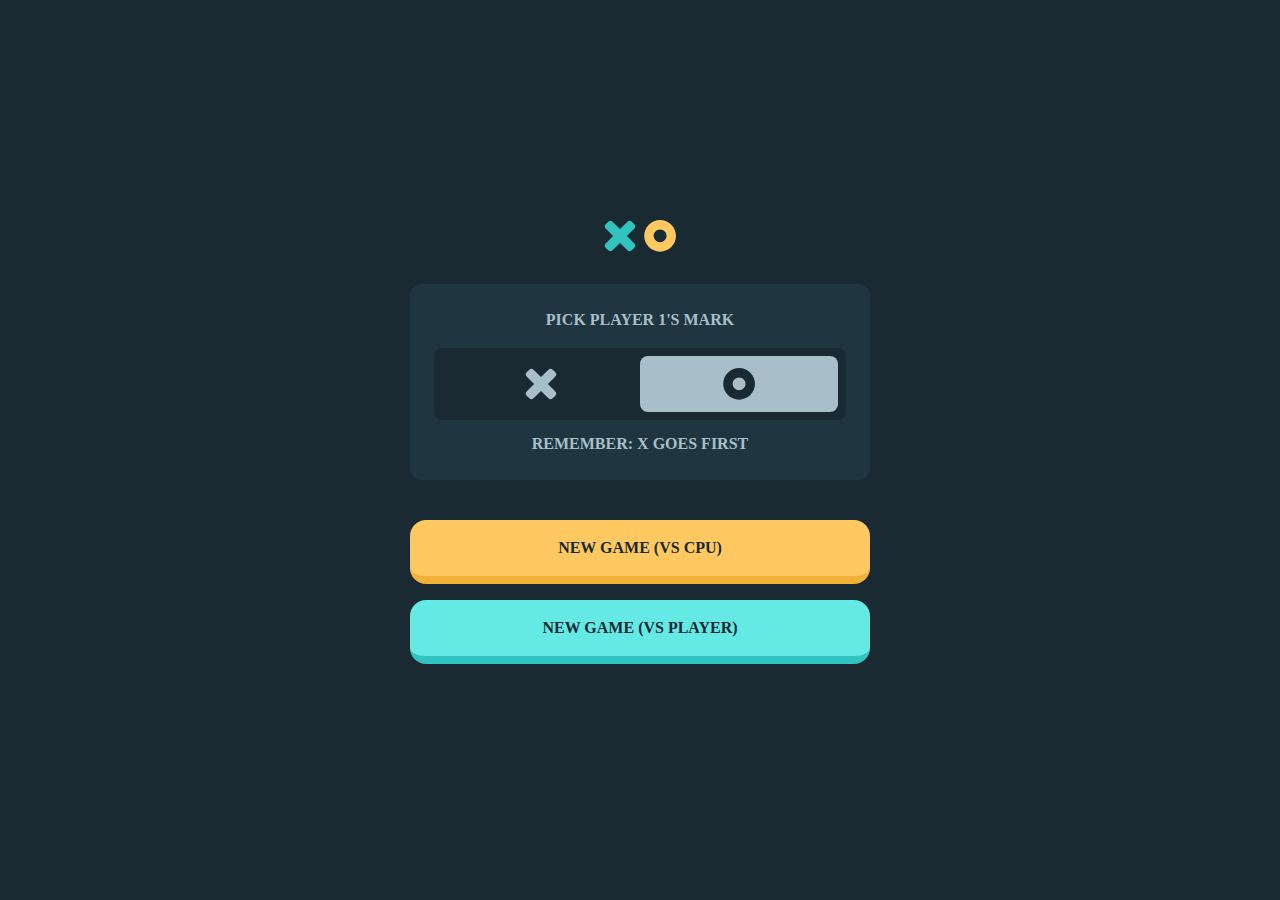
<file: index.html>
<!DOCTYPE html>
<html lang="en">
  <head>
    <meta charset="UTF-8" />
    <meta name="viewport" content="width=device-width, initial-scale=1.0" />

    <title>Eden School - Tic Tac Toe</title>

    <link rel="preconnect" href="https://fonts.googleapis.com" />
    <link rel="preconnect" href="https://fonts.gstatic.com" crossorigin />
    <link
      href="https://fonts.googleapis.com/css2?family=Outfit:wght@100..900&display=swap"
      rel="stylesheet"
    />

    <link rel="stylesheet" href="./css/normalize.css" />
    <link rel="stylesheet" href="./css/reset.css" />
    <link rel="stylesheet" href="./css/main.css" />
    <link rel="stylesheet" href="./css/game.css">
    <link rel="stylesheet" href="./css/player-loss.css">
  </head>
  <body>
    <div class="new-game-screen">
      <ul class="new-game-screen-icons">
        <li class="new-game-screen-icons__cross">
          <svg
            width="32"
            height="32"
            viewBox="0 0 32 32"
            fill="none"
            xmlns="http://www.w3.org/2000/svg"
          >
            <path
              fill-rule="evenodd"
              clip-rule="evenodd"
              d="M27.681 1.63437C26.5094 0.462798 24.6099 0.4628 23.4383 1.63437L16 9.07271L8.56166 1.63437C7.39009 0.462798 5.49059 0.4628 4.31902 1.63437L1.63437 4.31902C0.462799 5.49059 0.462801 7.39009 1.63437 8.56166L9.07271 16L1.63437 23.4383C0.462798 24.6099 0.4628 26.5094 1.63437 27.681L4.31902 30.3656C5.49059 31.5372 7.39009 31.5372 8.56166 30.3656L16 22.9273L23.4383 30.3656C24.6099 31.5372 26.5094 31.5372 27.681 30.3656L30.3656 27.681C31.5372 26.5094 31.5372 24.6099 30.3656 23.4383L22.9273 16L30.3656 8.56166C31.5372 7.39009 31.5372 5.49059 30.3656 4.31902L27.681 1.63437Z"
            />
          </svg>
        </li>
        <li class="new-game-screen-icons__oval">
          <svg
            width="32"
            height="32"
            viewBox="0 0 32 32"
            fill="none"
            xmlns="http://www.w3.org/2000/svg"
          >
            <path
              fill-rule="evenodd"
              clip-rule="evenodd"
              d="M31.9704 15.8706C31.9704 7.10551 24.8649 0 16.0998 0C7.33476 0 0.229248 7.10551 0.229248 15.8706C0.229248 24.6357 7.33476 31.7412 16.0998 31.7412C24.8649 31.7412 31.9704 24.6357 31.9704 15.8706ZM9.63405 15.8706C9.63405 12.2996 12.5289 9.4048 16.0998 9.4048C19.6708 9.4048 22.5656 12.2996 22.5656 15.8706C22.5656 19.4416 19.6708 22.3364 16.0998 22.3364C12.5289 22.3364 9.63405 19.4416 9.63405 15.8706Z"
            />
          </svg>
        </li>
      </ul>
      <section class="new-game-screen-pick-player">
        <p class="new-game-screen-pick-player__title">Pick player 1's mark</p>
        <ul class="new-game-screen-pick-player-icons">
          <li class="new-game-screen-pick-player-icon" data-player="x">
            <svg
              width="32"
              height="32"
              viewBox="0 0 32 32"
              fill="none"
              xmlns="http://www.w3.org/2000/svg"
            >
              <path
                fill-rule="evenodd"
                clip-rule="evenodd"
                d="M27.681 1.63437C26.5094 0.462798 24.6099 0.4628 23.4383 1.63437L16 9.07271L8.56166 1.63437C7.39009 0.462798 5.49059 0.4628 4.31902 1.63437L1.63437 4.31902C0.462799 5.49059 0.462801 7.39009 1.63437 8.56166L9.07271 16L1.63437 23.4383C0.462798 24.6099 0.4628 26.5094 1.63437 27.681L4.31902 30.3656C5.49059 31.5372 7.39009 31.5372 8.56166 30.3656L16 22.9273L23.4383 30.3656C24.6099 31.5372 26.5094 31.5372 27.681 30.3656L30.3656 27.681C31.5372 26.5094 31.5372 24.6099 30.3656 23.4383L22.9273 16L30.3656 8.56166C31.5372 7.39009 31.5372 5.49059 30.3656 4.31902L27.681 1.63437Z"
              />
            </svg>
          </li>
          <li
            class="new-game-screen-pick-player-icon new-game-screen-pick-player-icon--selected"
            data-player="o"
          >
            <svg
              width="32"
              height="32"
              viewBox="0 0 32 32"
              fill="none"
              xmlns="http://www.w3.org/2000/svg"
            >
              <path
                fill-rule="evenodd"
                clip-rule="evenodd"
                d="M31.9704 15.8706C31.9704 7.10551 24.8649 0 16.0998 0C7.33476 0 0.229248 7.10551 0.229248 15.8706C0.229248 24.6357 7.33476 31.7412 16.0998 31.7412C24.8649 31.7412 31.9704 24.6357 31.9704 15.8706ZM9.63405 15.8706C9.63405 12.2996 12.5289 9.4048 16.0998 9.4048C19.6708 9.4048 22.5656 12.2996 22.5656 15.8706C22.5656 19.4416 19.6708 22.3364 16.0998 22.3364C12.5289 22.3364 9.63405 19.4416 9.63405 15.8706Z"
              />
            </svg>
          </li>
        </ul>
        <p class="new-game-screen-pick-player__description">
          Remember: X goes first
        </p>
      </section>
      <section class="new-game-screen-new-game">
        <ul class="new-game-screen-new-game-buttons">
          <li class="new-game-screen-new-game-buttons__button">
            New game (vs CPU)
          </li>
          <li
            class="new-game-screen-new-game-buttons__button new-game-screen-new-game-buttons__button--secondary"
          >
            New game (vs player)
          </li>
        </ul>
      </section>
    </div>
    <div class="game-screen-end-game-modal hidden">
      <div class="game-screen-end-game-modal__wrapper">
        <p class="game-screen-end-game-modal__paragraph">Oh no, you lost...</p>
        <p class="game-screen-end-game-modal__title">
          <span>
            <svg
              width="30"
              height="30"
              viewBox="0 0 32 32"
              fill="none"
              xmlns="http://www.w3.org/2000/svg"
            >
              <path
                fill-rule="evenodd"
                clip-rule="evenodd"
                d="M27.681 1.63437C26.5094 0.462798 24.6099 0.4628 23.4383 1.63437L16 9.07271L8.56166 1.63437C7.39009 0.462798 5.49059 0.4628 4.31902 1.63437L1.63437 4.31902C0.462799 5.49059 0.462801 7.39009 1.63437 8.56166L9.07271 16L1.63437 23.4383C0.462798 24.6099 0.4628 26.5094 1.63437 27.681L4.31902 30.3656C5.49059 31.5372 7.39009 31.5372 8.56166 30.3656L16 22.9273L23.4383 30.3656C24.6099 31.5372 26.5094 31.5372 27.681 30.3656L30.3656 27.681C31.5372 26.5094 31.5372 24.6099 30.3656 23.4383L22.9273 16L30.3656 8.56166C31.5372 7.39009 31.5372 5.49059 30.3656 4.31902L27.681 1.63437Z"
              />
            </svg>
          </span>
          takes the round
        </p>
        <ul class="game-screen-end-game-modal-buttons">
          <li class="game-screen-end-game-modal-buttons__button">quit</li>
          <li class="game-screen-end-game-modal-buttons__button game-screen-end-game-modal-buttons__button--secondary">
            next round
          </li>
        </ul>
      </div>
    </div>
    <div class="game-screen hidden">
      <header class="game-screen-header">
        <ul>
          <li class="game-screen-header-icons">
            <span>
              <svg
                width="32"
                height="32"
                viewBox="0 0 32 32"
                fill="none"
                xmlns="http://www.w3.org/2000/svg"
                class="game-screen-header-icons__cross"
              >
                <path
                  fill-rule="evenodd"
                  clip-rule="evenodd"
                  d="M27.681 1.63437C26.5094 0.462798 24.6099 0.4628 23.4383 1.63437L16 9.07271L8.56166 1.63437C7.39009 0.462798 5.49059 0.4628 4.31902 1.63437L1.63437 4.31902C0.462799 5.49059 0.462801 7.39009 1.63437 8.56166L9.07271 16L1.63437 23.4383C0.462798 24.6099 0.4628 26.5094 1.63437 27.681L4.31902 30.3656C5.49059 31.5372 7.39009 31.5372 8.56166 30.3656L16 22.9273L23.4383 30.3656C24.6099 31.5372 26.5094 31.5372 27.681 30.3656L30.3656 27.681C31.5372 26.5094 31.5372 24.6099 30.3656 23.4383L22.9273 16L30.3656 8.56166C31.5372 7.39009 31.5372 5.49059 30.3656 4.31902L27.681 1.63437Z"
                />
              </svg>
            </span>
            <span>
              <svg
                width="32"
                height="32"
                viewBox="0 0 32 32"
                fill="none"
                xmlns="http://www.w3.org/2000/svg"
                class="game-screen-header-icons__oval"
              >
                <path
                  fill-rule="evenodd"
                  clip-rule="evenodd"
                  d="M31.9704 15.8706C31.9704 7.10551 24.8649 0 16.0998 0C7.33476 0 0.229248 7.10551 0.229248 15.8706C0.229248 24.6357 7.33476 31.7412 16.0998 31.7412C24.8649 31.7412 31.9704 24.6357 31.9704 15.8706ZM9.63405 15.8706C9.63405 12.2996 12.5289 9.4048 16.0998 9.4048C19.6708 9.4048 22.5656 12.2996 22.5656 15.8706C22.5656 19.4416 19.6708 22.3364 16.0998 22.3364C12.5289 22.3364 9.63405 19.4416 9.63405 15.8706Z"
                />
              </svg>
            </span>
          </li>
          <li class="game-screen-header-turn-indicator">
            <svg
              width="16"
              height="16"
              viewBox="0 0 32 32"
              fill="none"
              xmlns="http://www.w3.org/2000/svg"
            >
              <path
                fill-rule="evenodd"
                clip-rule="evenodd"
                d="M27.681 1.63437C26.5094 0.462798 24.6099 0.4628 23.4383 1.63437L16 9.07271L8.56166 1.63437C7.39009 0.462798 5.49059 0.4628 4.31902 1.63437L1.63437 4.31902C0.462799 5.49059 0.462801 7.39009 1.63437 8.56166L9.07271 16L1.63437 23.4383C0.462798 24.6099 0.4628 26.5094 1.63437 27.681L4.31902 30.3656C5.49059 31.5372 7.39009 31.5372 8.56166 30.3656L16 22.9273L23.4383 30.3656C24.6099 31.5372 26.5094 31.5372 27.681 30.3656L30.3656 27.681C31.5372 26.5094 31.5372 24.6099 30.3656 23.4383L22.9273 16L30.3656 8.56166C31.5372 7.39009 31.5372 5.49059 30.3656 4.31902L27.681 1.63437Z"
              />
            </svg>
            <span class="game-screen-header-turn-indicator__title">turn</span>
          </li>
          <li class="game-screen-header-restart-btn">
            <svg
              width="16"
              height="16"
              viewBox="0 0 16 16"
              fill="none"
              xmlns="http://www.w3.org/2000/svg"
            >
              <path
                d="M15.3262 0.307617H13.8799C13.6778 0.307402 13.5137 0.471187 13.5135 0.673494C13.5135 0.679433 13.5136 0.685371 13.5139 0.69131L13.6359 3.21755C12.2 1.52436 10.0921 0.549371 7.87288 0.551802C3.70405 0.551833 0.304573 3.95626 0.307619 8.12783C0.310665 12.3061 3.69673 15.6922 7.87288 15.6922C9.7462 15.6949 11.5534 14.9994 12.9422 13.7414C13.0928 13.6064 13.1057 13.3749 12.9708 13.2241C12.9663 13.2191 12.9616 13.2141 12.9568 13.2093L11.9197 12.1715C11.7835 12.0352 11.565 12.0279 11.42 12.1547C9.19383 14.1146 5.80137 13.8975 3.84273 11.6699C1.88408 9.4422 2.101 6.04752 4.32719 4.08762C6.55337 2.12771 9.94583 2.34475 11.9045 4.57242C12.058 4.74703 12.2 4.93143 12.3297 5.12445L9.23251 4.9758C9.03057 4.9662 8.85906 5.1222 8.84946 5.32429C8.84918 5.33023 8.84903 5.33617 8.84906 5.34211V6.78931C8.84906 6.99161 9.01294 7.15561 9.21512 7.15561H15.3262C15.5284 7.15561 15.6923 6.99161 15.6923 6.78931V0.673925C15.6922 0.471617 15.5283 0.307617 15.3262 0.307617Z"
              />
            </svg>
          </li>
        </ul>
      </header>
      <div class="game-screen-grid">
        <div class="game-screen-grid__cell" id="first-box"></div>
        <div class="game-screen-grid__cell" id="second-box"></div>
        <div class="game-screen-grid__cell" id="third-box"></div>
        <div class="game-screen-grid__cell" id="fourth-box">
          <svg
            width="40"
            height="40"
            viewBox="0 0 32 32"
            fill="none"
            xmlns="http://www.w3.org/2000/svg"
            class="game-screen-header-icons__cross"
          >
            <path
              fill-rule="evenodd"
              clip-rule="evenodd"
              d="M27.681 1.63437C26.5094 0.462798 24.6099 0.4628 23.4383 1.63437L16 9.07271L8.56166 1.63437C7.39009 0.462798 5.49059 0.4628 4.31902 1.63437L1.63437 4.31902C0.462799 5.49059 0.462801 7.39009 1.63437 8.56166L9.07271 16L1.63437 23.4383C0.462798 24.6099 0.4628 26.5094 1.63437 27.681L4.31902 30.3656C5.49059 31.5372 7.39009 31.5372 8.56166 30.3656L16 22.9273L23.4383 30.3656C24.6099 31.5372 26.5094 31.5372 27.681 30.3656L30.3656 27.681C31.5372 26.5094 31.5372 24.6099 30.3656 23.4383L22.9273 16L30.3656 8.56166C31.5372 7.39009 31.5372 5.49059 30.3656 4.31902L27.681 1.63437Z"
            />
          </svg>
        </div>
        <div class="game-screen-grid__cell" id="fifth-box">
          <svg
            width="40"
            height="40"
            viewBox="0 0 32 32"
            fill="none"
            xmlns="http://www.w3.org/2000/svg"
            class="game-screen-header-icons__cross"
          >
            <path
              fill-rule="evenodd"
              clip-rule="evenodd"
              d="M27.681 1.63437C26.5094 0.462798 24.6099 0.4628 23.4383 1.63437L16 9.07271L8.56166 1.63437C7.39009 0.462798 5.49059 0.4628 4.31902 1.63437L1.63437 4.31902C0.462799 5.49059 0.462801 7.39009 1.63437 8.56166L9.07271 16L1.63437 23.4383C0.462798 24.6099 0.4628 26.5094 1.63437 27.681L4.31902 30.3656C5.49059 31.5372 7.39009 31.5372 8.56166 30.3656L16 22.9273L23.4383 30.3656C24.6099 31.5372 26.5094 31.5372 27.681 30.3656L30.3656 27.681C31.5372 26.5094 31.5372 24.6099 30.3656 23.4383L22.9273 16L30.3656 8.56166C31.5372 7.39009 31.5372 5.49059 30.3656 4.31902L27.681 1.63437Z"
            />
          </svg>
        </div>
        <div class="game-screen-grid__cell" id="sixth-box"></div>
        <div class="game-screen-grid__cell" id="seven-box"></div>
        <div class="game-screen-grid__cell" id="height-box">
          <svg
            width="40"
            height="40"
            viewBox="0 0 32 32"
            fill="none"
            xmlns="http://www.w3.org/2000/svg"
            class="game-screen-header-icons__oval"
          >
            <path
              fill-rule="evenodd"
              clip-rule="evenodd"
              d="M31.9704 15.8706C31.9704 7.10551 24.8649 0 16.0998 0C7.33476 0 0.229248 7.10551 0.229248 15.8706C0.229248 24.6357 7.33476 31.7412 16.0998 31.7412C24.8649 31.7412 31.9704 24.6357 31.9704 15.8706ZM9.63405 15.8706C9.63405 12.2996 12.5289 9.4048 16.0998 9.4048C19.6708 9.4048 22.5656 12.2996 22.5656 15.8706C22.5656 19.4416 19.6708 22.3364 16.0998 22.3364C12.5289 22.3364 9.63405 19.4416 9.63405 15.8706Z"
            />
          </svg>
        </div>
        <div class="game-screen-grid__cell" id="nine-box">
          <svg
            width="40"
            height="40"
            viewBox="0 0 32 32"
            fill="none"
            xmlns="http://www.w3.org/2000/svg"
            class="game-screen-header-icons__oval"
          >
            <path
              fill-rule="evenodd"
              clip-rule="evenodd"
              d="M31.9704 15.8706C31.9704 7.10551 24.8649 0 16.0998 0C7.33476 0 0.229248 7.10551 0.229248 15.8706C0.229248 24.6357 7.33476 31.7412 16.0998 31.7412C24.8649 31.7412 31.9704 24.6357 31.9704 15.8706ZM9.63405 15.8706C9.63405 12.2996 12.5289 9.4048 16.0998 9.4048C19.6708 9.4048 22.5656 12.2996 22.5656 15.8706C22.5656 19.4416 19.6708 22.3364 16.0998 22.3364C12.5289 22.3364 9.63405 19.4416 9.63405 15.8706Z"
            />
          </svg>
        </div>
      </div>
      <ul class="game-screen-score">
        <li class="game-screen-score__cell">
          <span class="game-screen-score__player">X (you)</span>
          <span class="game-screen-score__score-number" id="x-player-count">14</span>
        </li>
        <li class="game-screen-score__cell game-screen-score__cell--secondary">
          <span class="game-screen-score__player">ties</span>
          <span class="game-screen-score__score-number">32</span>
        </li>
        <li class="game-screen-score__cell game-screen-score__cell--tertiary">
          <span class="game-screen-score__player">O (cpu)</span>
          <span class="game-screen-score__score-number" id="o-player-count">11</span>
        </li>
      </ul>
    </div>
    <script src="./js/app.js"></script>
  </body>
</html>
</file>
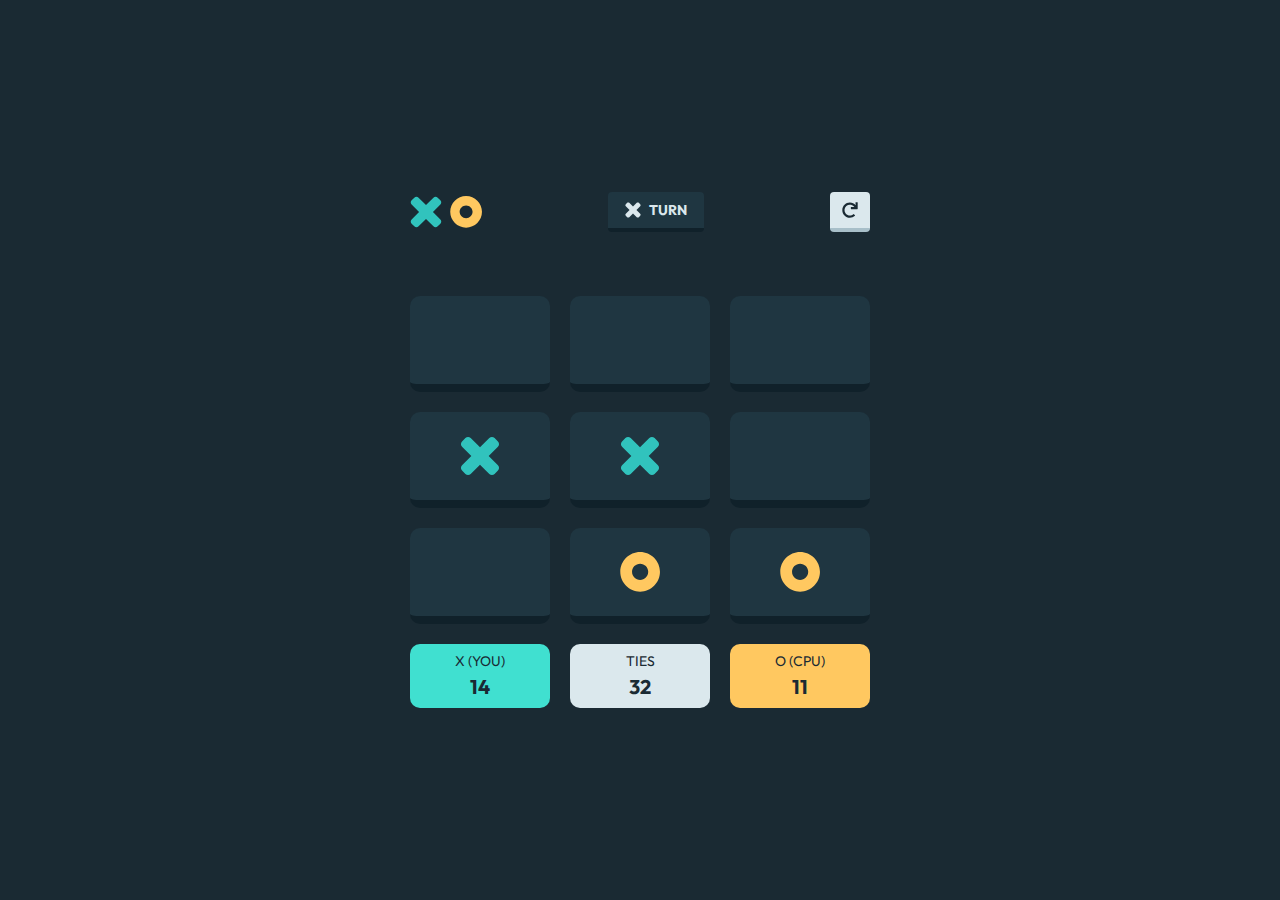
<file: pages/game.html>
<!DOCTYPE html>
<html lang="en">
  <head>
    <meta charset="UTF-8" />
    <meta name="viewport" content="width=device-width, initial-scale=1.0" />

    <title>Document</title>

    <link rel="preconnect" href="https://fonts.googleapis.com" />
    <link rel="preconnect" href="https://fonts.gstatic.com" crossorigin />
    <link
      href="https://fonts.googleapis.com/css2?family=Outfit:wght@100..900&display=swap"
      rel="stylesheet"
    />

    <link rel="stylesheet" href="../css/normalize.css" />
    <link rel="stylesheet" href="../css/reset.css" />
    <link rel="stylesheet" href="../css/game.css" />
  </head>
  <body>
    <main class="game-screen">
      <header class="game-screen-header">
        <ul>
          <li class="game-screen-header-icons">
            <span>
              <svg
                width="32"
                height="32"
                viewBox="0 0 32 32"
                fill="none"
                xmlns="http://www.w3.org/2000/svg"
                class="game-screen-header-icons__cross"
              >
                <path
                  fill-rule="evenodd"
                  clip-rule="evenodd"
                  d="M27.681 1.63437C26.5094 0.462798 24.6099 0.4628 23.4383 1.63437L16 9.07271L8.56166 1.63437C7.39009 0.462798 5.49059 0.4628 4.31902 1.63437L1.63437 4.31902C0.462799 5.49059 0.462801 7.39009 1.63437 8.56166L9.07271 16L1.63437 23.4383C0.462798 24.6099 0.4628 26.5094 1.63437 27.681L4.31902 30.3656C5.49059 31.5372 7.39009 31.5372 8.56166 30.3656L16 22.9273L23.4383 30.3656C24.6099 31.5372 26.5094 31.5372 27.681 30.3656L30.3656 27.681C31.5372 26.5094 31.5372 24.6099 30.3656 23.4383L22.9273 16L30.3656 8.56166C31.5372 7.39009 31.5372 5.49059 30.3656 4.31902L27.681 1.63437Z"
                />
              </svg>
            </span>
            <span>
              <svg
                width="32"
                height="32"
                viewBox="0 0 32 32"
                fill="none"
                xmlns="http://www.w3.org/2000/svg"
                class="game-screen-header-icons__oval"
              >
                <path
                  fill-rule="evenodd"
                  clip-rule="evenodd"
                  d="M31.9704 15.8706C31.9704 7.10551 24.8649 0 16.0998 0C7.33476 0 0.229248 7.10551 0.229248 15.8706C0.229248 24.6357 7.33476 31.7412 16.0998 31.7412C24.8649 31.7412 31.9704 24.6357 31.9704 15.8706ZM9.63405 15.8706C9.63405 12.2996 12.5289 9.4048 16.0998 9.4048C19.6708 9.4048 22.5656 12.2996 22.5656 15.8706C22.5656 19.4416 19.6708 22.3364 16.0998 22.3364C12.5289 22.3364 9.63405 19.4416 9.63405 15.8706Z"
                />
              </svg>
            </span>
          </li>
          <li class="game-screen-header-turn-indicator">
            <svg
              width="16"
              height="16"
              viewBox="0 0 32 32"
              fill="none"
              xmlns="http://www.w3.org/2000/svg"
            >
              <path
                fill-rule="evenodd"
                clip-rule="evenodd"
                d="M27.681 1.63437C26.5094 0.462798 24.6099 0.4628 23.4383 1.63437L16 9.07271L8.56166 1.63437C7.39009 0.462798 5.49059 0.4628 4.31902 1.63437L1.63437 4.31902C0.462799 5.49059 0.462801 7.39009 1.63437 8.56166L9.07271 16L1.63437 23.4383C0.462798 24.6099 0.4628 26.5094 1.63437 27.681L4.31902 30.3656C5.49059 31.5372 7.39009 31.5372 8.56166 30.3656L16 22.9273L23.4383 30.3656C24.6099 31.5372 26.5094 31.5372 27.681 30.3656L30.3656 27.681C31.5372 26.5094 31.5372 24.6099 30.3656 23.4383L22.9273 16L30.3656 8.56166C31.5372 7.39009 31.5372 5.49059 30.3656 4.31902L27.681 1.63437Z"
              />
            </svg>
            <span class="game-screen-header-turn-indicator__title">turn</span>
          </li>
          <li class="game-screen-header-restart-btn">
            <svg
              width="16"
              height="16"
              viewBox="0 0 16 16"
              fill="none"
              xmlns="http://www.w3.org/2000/svg"
            >
              <path
                d="M15.3262 0.307617H13.8799C13.6778 0.307402 13.5137 0.471187 13.5135 0.673494C13.5135 0.679433 13.5136 0.685371 13.5139 0.69131L13.6359 3.21755C12.2 1.52436 10.0921 0.549371 7.87288 0.551802C3.70405 0.551833 0.304573 3.95626 0.307619 8.12783C0.310665 12.3061 3.69673 15.6922 7.87288 15.6922C9.7462 15.6949 11.5534 14.9994 12.9422 13.7414C13.0928 13.6064 13.1057 13.3749 12.9708 13.2241C12.9663 13.2191 12.9616 13.2141 12.9568 13.2093L11.9197 12.1715C11.7835 12.0352 11.565 12.0279 11.42 12.1547C9.19383 14.1146 5.80137 13.8975 3.84273 11.6699C1.88408 9.4422 2.101 6.04752 4.32719 4.08762C6.55337 2.12771 9.94583 2.34475 11.9045 4.57242C12.058 4.74703 12.2 4.93143 12.3297 5.12445L9.23251 4.9758C9.03057 4.9662 8.85906 5.1222 8.84946 5.32429C8.84918 5.33023 8.84903 5.33617 8.84906 5.34211V6.78931C8.84906 6.99161 9.01294 7.15561 9.21512 7.15561H15.3262C15.5284 7.15561 15.6923 6.99161 15.6923 6.78931V0.673925C15.6922 0.471617 15.5283 0.307617 15.3262 0.307617Z"
              />
            </svg>
          </li>
        </ul>
      </header>
      <div class="game-screen-grid">
        <div class="game-screen-grid__cell"></div>
        <div class="game-screen-grid__cell"></div>
        <div class="game-screen-grid__cell"></div>
        <div class="game-screen-grid__cell">
          <svg
            width="40"
            height="40"
            viewBox="0 0 32 32"
            fill="none"
            xmlns="http://www.w3.org/2000/svg"
            class="game-screen-header-icons__cross"
          >
            <path
              fill-rule="evenodd"
              clip-rule="evenodd"
              d="M27.681 1.63437C26.5094 0.462798 24.6099 0.4628 23.4383 1.63437L16 9.07271L8.56166 1.63437C7.39009 0.462798 5.49059 0.4628 4.31902 1.63437L1.63437 4.31902C0.462799 5.49059 0.462801 7.39009 1.63437 8.56166L9.07271 16L1.63437 23.4383C0.462798 24.6099 0.4628 26.5094 1.63437 27.681L4.31902 30.3656C5.49059 31.5372 7.39009 31.5372 8.56166 30.3656L16 22.9273L23.4383 30.3656C24.6099 31.5372 26.5094 31.5372 27.681 30.3656L30.3656 27.681C31.5372 26.5094 31.5372 24.6099 30.3656 23.4383L22.9273 16L30.3656 8.56166C31.5372 7.39009 31.5372 5.49059 30.3656 4.31902L27.681 1.63437Z"
            />
          </svg>
        </div>
        <div class="game-screen-grid__cell">
          <svg
            width="40"
            height="40"
            viewBox="0 0 32 32"
            fill="none"
            xmlns="http://www.w3.org/2000/svg"
            class="game-screen-header-icons__cross"
          >
            <path
              fill-rule="evenodd"
              clip-rule="evenodd"
              d="M27.681 1.63437C26.5094 0.462798 24.6099 0.4628 23.4383 1.63437L16 9.07271L8.56166 1.63437C7.39009 0.462798 5.49059 0.4628 4.31902 1.63437L1.63437 4.31902C0.462799 5.49059 0.462801 7.39009 1.63437 8.56166L9.07271 16L1.63437 23.4383C0.462798 24.6099 0.4628 26.5094 1.63437 27.681L4.31902 30.3656C5.49059 31.5372 7.39009 31.5372 8.56166 30.3656L16 22.9273L23.4383 30.3656C24.6099 31.5372 26.5094 31.5372 27.681 30.3656L30.3656 27.681C31.5372 26.5094 31.5372 24.6099 30.3656 23.4383L22.9273 16L30.3656 8.56166C31.5372 7.39009 31.5372 5.49059 30.3656 4.31902L27.681 1.63437Z"
            />
          </svg>
        </div>
        <div class="game-screen-grid__cell"></div>
        <div class="game-screen-grid__cell"></div>
        <div class="game-screen-grid__cell">
          <svg
            width="40"
            height="40"
            viewBox="0 0 32 32"
            fill="none"
            xmlns="http://www.w3.org/2000/svg"
            class="game-screen-header-icons__oval"
          >
            <path
              fill-rule="evenodd"
              clip-rule="evenodd"
              d="M31.9704 15.8706C31.9704 7.10551 24.8649 0 16.0998 0C7.33476 0 0.229248 7.10551 0.229248 15.8706C0.229248 24.6357 7.33476 31.7412 16.0998 31.7412C24.8649 31.7412 31.9704 24.6357 31.9704 15.8706ZM9.63405 15.8706C9.63405 12.2996 12.5289 9.4048 16.0998 9.4048C19.6708 9.4048 22.5656 12.2996 22.5656 15.8706C22.5656 19.4416 19.6708 22.3364 16.0998 22.3364C12.5289 22.3364 9.63405 19.4416 9.63405 15.8706Z"
            />
          </svg>
        </div>
        <div class="game-screen-grid__cell">
          <svg
            width="40"
            height="40"
            viewBox="0 0 32 32"
            fill="none"
            xmlns="http://www.w3.org/2000/svg"
            class="game-screen-header-icons__oval"
          >
            <path
              fill-rule="evenodd"
              clip-rule="evenodd"
              d="M31.9704 15.8706C31.9704 7.10551 24.8649 0 16.0998 0C7.33476 0 0.229248 7.10551 0.229248 15.8706C0.229248 24.6357 7.33476 31.7412 16.0998 31.7412C24.8649 31.7412 31.9704 24.6357 31.9704 15.8706ZM9.63405 15.8706C9.63405 12.2996 12.5289 9.4048 16.0998 9.4048C19.6708 9.4048 22.5656 12.2996 22.5656 15.8706C22.5656 19.4416 19.6708 22.3364 16.0998 22.3364C12.5289 22.3364 9.63405 19.4416 9.63405 15.8706Z"
            />
          </svg>
        </div>
      </div>
      <ul class="game-screen-score">
        <li class="game-screen-score__cell">
          <span class="game-screen-score__player">X (you)</span>
          <span class="game-screen-score__score-number">14</span>
        </li>
        <li class="game-screen-score__cell game-screen-score__cell--secondary">
          <span class="game-screen-score__player">ties</span>
          <span class="game-screen-score__score-number">32</span>
        </li>
        <li class="game-screen-score__cell game-screen-score__cell--tertiary">
          <span class="game-screen-score__player">O (cpu)</span>
          <span class="game-screen-score__score-number">11</span>
        </li>
      </ul>
    </main>
  </body>
</html>
</file>
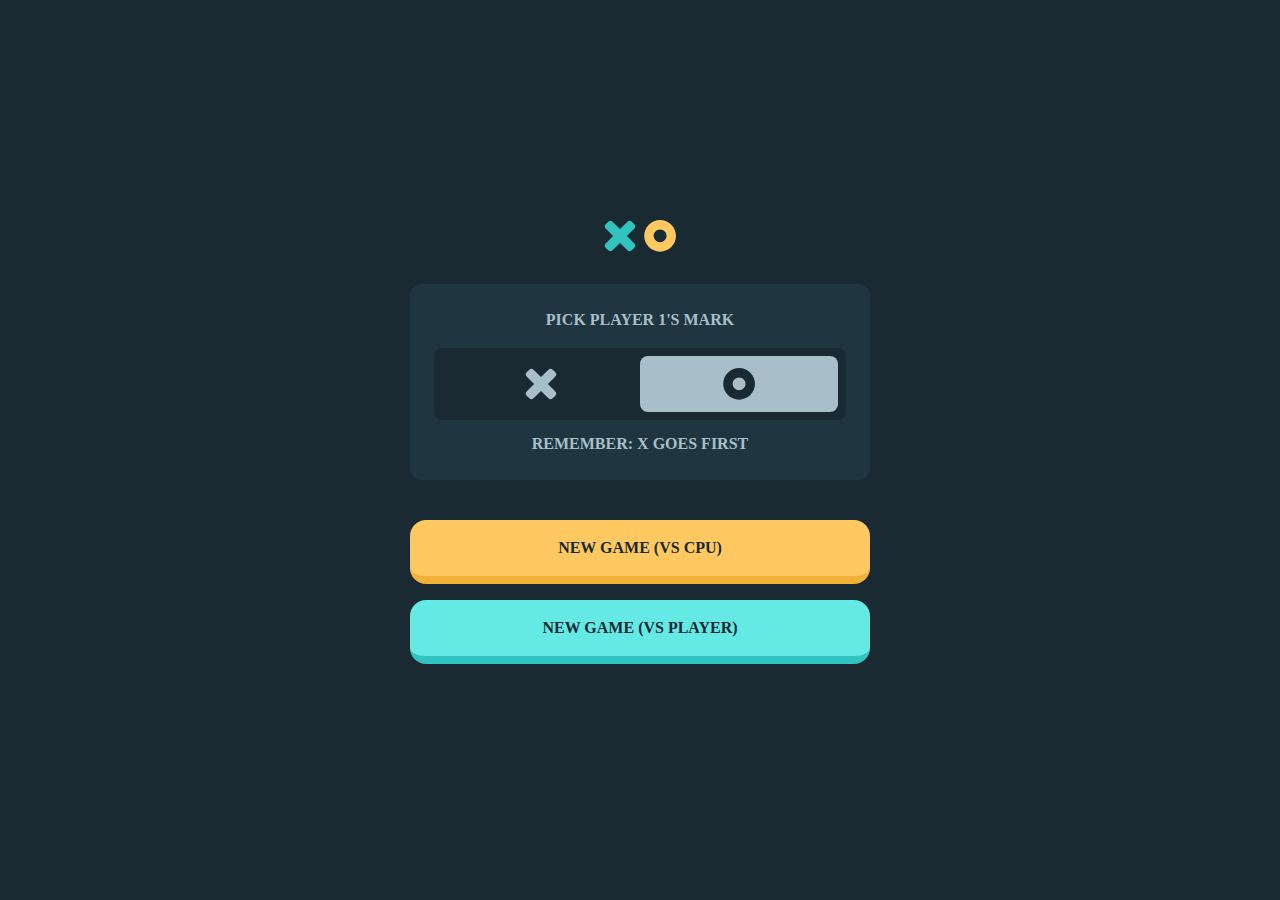
<file: pages/new-game.html>
<!DOCTYPE html>
<html lang="en">
  <head>
    <meta charset="UTF-8" />
    <meta name="viewport" content="width=device-width, initial-scale=1.0" />

    <title>Eden School - Tic Tac Toe</title>

    <link rel="preconnect" href="https://fonts.googleapis.com" />
    <link rel="preconnect" href="https://fonts.gstatic.com" crossorigin />
    <link
      href="https://fonts.googleapis.com/css2?family=Outfit:wght@100..900&display=swap"
      rel="stylesheet"
    />

    <link rel="stylesheet" href="../css/normalize.css" />
    <link rel="stylesheet" href="../css/reset.css" />
    <link rel="stylesheet" href="../css/main.css" />
  </head>
  <body>
    <main class="new-game-screen">
      <ul class="new-game-screen-icons">
        <li class="new-game-screen-icons__cross">
          <svg
            width="32"
            height="32"
            viewBox="0 0 32 32"
            fill="none"
            xmlns="http://www.w3.org/2000/svg"
          >
            <path
              fill-rule="evenodd"
              clip-rule="evenodd"
              d="M27.681 1.63437C26.5094 0.462798 24.6099 0.4628 23.4383 1.63437L16 9.07271L8.56166 1.63437C7.39009 0.462798 5.49059 0.4628 4.31902 1.63437L1.63437 4.31902C0.462799 5.49059 0.462801 7.39009 1.63437 8.56166L9.07271 16L1.63437 23.4383C0.462798 24.6099 0.4628 26.5094 1.63437 27.681L4.31902 30.3656C5.49059 31.5372 7.39009 31.5372 8.56166 30.3656L16 22.9273L23.4383 30.3656C24.6099 31.5372 26.5094 31.5372 27.681 30.3656L30.3656 27.681C31.5372 26.5094 31.5372 24.6099 30.3656 23.4383L22.9273 16L30.3656 8.56166C31.5372 7.39009 31.5372 5.49059 30.3656 4.31902L27.681 1.63437Z"
            />
          </svg>
        </li>
        <li class="new-game-screen-icons__oval">
          <svg
            width="32"
            height="32"
            viewBox="0 0 32 32"
            fill="none"
            xmlns="http://www.w3.org/2000/svg"
          >
            <path
              fill-rule="evenodd"
              clip-rule="evenodd"
              d="M31.9704 15.8706C31.9704 7.10551 24.8649 0 16.0998 0C7.33476 0 0.229248 7.10551 0.229248 15.8706C0.229248 24.6357 7.33476 31.7412 16.0998 31.7412C24.8649 31.7412 31.9704 24.6357 31.9704 15.8706ZM9.63405 15.8706C9.63405 12.2996 12.5289 9.4048 16.0998 9.4048C19.6708 9.4048 22.5656 12.2996 22.5656 15.8706C22.5656 19.4416 19.6708 22.3364 16.0998 22.3364C12.5289 22.3364 9.63405 19.4416 9.63405 15.8706Z"
            />
          </svg>
        </li>
      </ul>
      <section class="new-game-screen-pick-player">
        <p class="new-game-screen-pick-player__title">Pick player 1's mark</p>
        <ul class="new-game-screen-pick-player-icons">
          <li class="new-game-screen-pick-player-icon">
            <svg
              width="32"
              height="32"
              viewBox="0 0 32 32"
              fill="none"
              xmlns="http://www.w3.org/2000/svg"
            >
              <path
                fill-rule="evenodd"
                clip-rule="evenodd"
                d="M27.681 1.63437C26.5094 0.462798 24.6099 0.4628 23.4383 1.63437L16 9.07271L8.56166 1.63437C7.39009 0.462798 5.49059 0.4628 4.31902 1.63437L1.63437 4.31902C0.462799 5.49059 0.462801 7.39009 1.63437 8.56166L9.07271 16L1.63437 23.4383C0.462798 24.6099 0.4628 26.5094 1.63437 27.681L4.31902 30.3656C5.49059 31.5372 7.39009 31.5372 8.56166 30.3656L16 22.9273L23.4383 30.3656C24.6099 31.5372 26.5094 31.5372 27.681 30.3656L30.3656 27.681C31.5372 26.5094 31.5372 24.6099 30.3656 23.4383L22.9273 16L30.3656 8.56166C31.5372 7.39009 31.5372 5.49059 30.3656 4.31902L27.681 1.63437Z"
              />
            </svg>
          </li>
          <li
            class="new-game-screen-pick-player-icon new-game-screen-pick-player-icon--selected"
          >
            <svg
              width="32"
              height="32"
              viewBox="0 0 32 32"
              fill="none"
              xmlns="http://www.w3.org/2000/svg"
            >
              <path
                fill-rule="evenodd"
                clip-rule="evenodd"
                d="M31.9704 15.8706C31.9704 7.10551 24.8649 0 16.0998 0C7.33476 0 0.229248 7.10551 0.229248 15.8706C0.229248 24.6357 7.33476 31.7412 16.0998 31.7412C24.8649 31.7412 31.9704 24.6357 31.9704 15.8706ZM9.63405 15.8706C9.63405 12.2996 12.5289 9.4048 16.0998 9.4048C19.6708 9.4048 22.5656 12.2996 22.5656 15.8706C22.5656 19.4416 19.6708 22.3364 16.0998 22.3364C12.5289 22.3364 9.63405 19.4416 9.63405 15.8706Z"
              />
            </svg>
          </li>
        </ul>
        <p class="new-game-screen-pick-player__description">
          Remember: X goes first
        </p>
      </section>
      <section class="new-game-screen-new-game">
        <ul class="new-game-screen-new-game-buttons">
          <li class="new-game-screen-new-game-buttons__button">
            New game (vs CPU)
          </li>
          <li
            class="new-game-screen-new-game-buttons__button new-game-screen-new-game-buttons__button--secondary"
          > 
            New game (vs player)
          </li>
        </ul>
      </section>
    </main>
  </body>
</html>
</file>
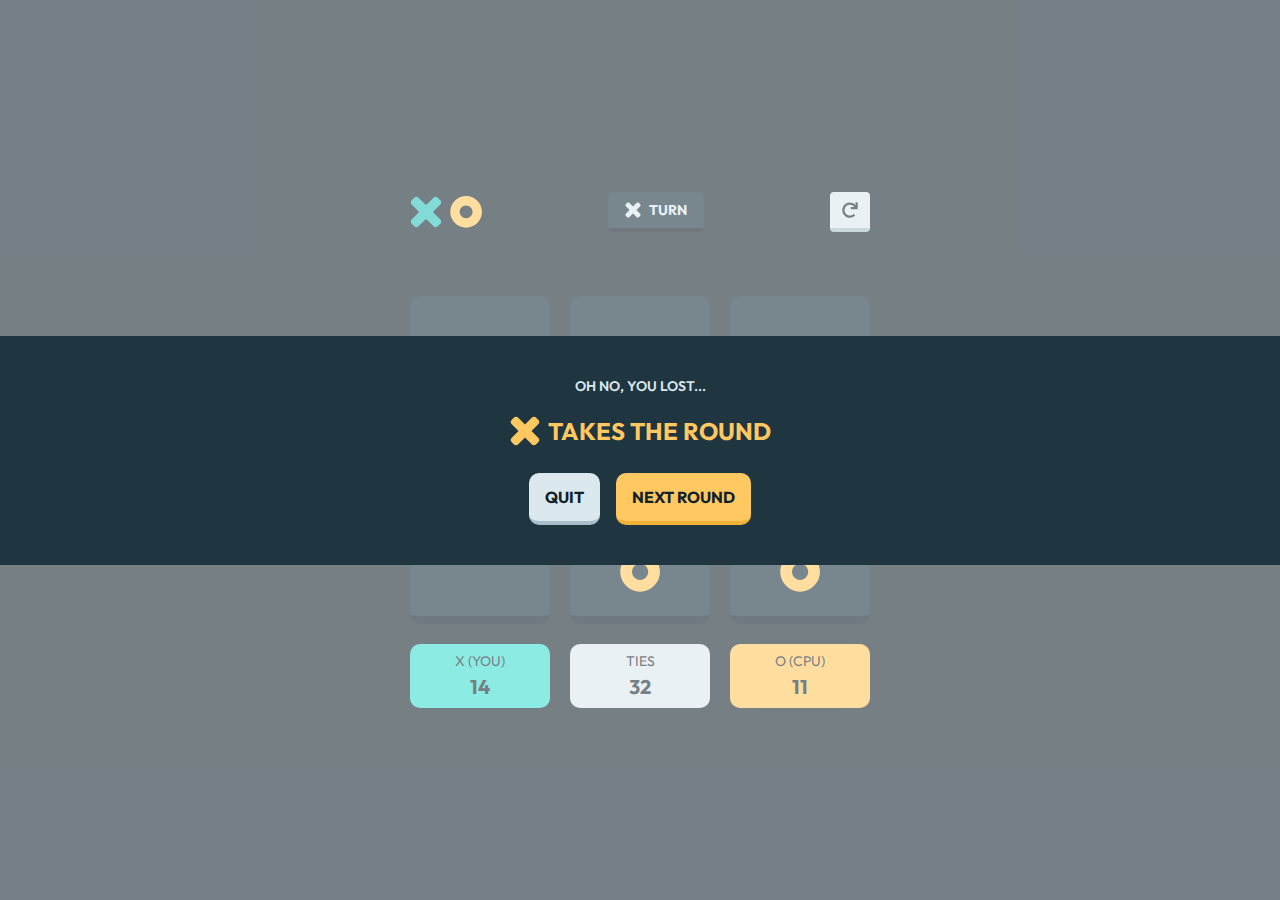
<file: pages/player-loss.html>
<!DOCTYPE html>
<html lang="en">
  <head>
    <meta charset="UTF-8" />
    <meta name="viewport" content="width=device-width, initial-scale=1.0" />

    <title>Document</title>

    <link rel="preconnect" href="https://fonts.googleapis.com" />
    <link rel="preconnect" href="https://fonts.gstatic.com" crossorigin />
    <link
      href="https://fonts.googleapis.com/css2?family=Outfit:wght@100..900&display=swap"
      rel="stylesheet"
    />

    <link rel="stylesheet" href="../css/normalize.css" />
    <link rel="stylesheet" href="../css/reset.css" />
    <link rel="stylesheet" href="../css/game.css" />
    <link rel="stylesheet" href="../css/player-loss.css" />
  </head>
  <body>
    <main class="game-screen">
      <header class="game-screen-header">
        <ul>
          <li class="game-screen-header-icons">
            <span>
              <svg
                width="32"
                height="32"
                viewBox="0 0 32 32"
                fill="none"
                xmlns="http://www.w3.org/2000/svg"
                class="game-screen-header-icons__cross"
              >
                <path
                  fill-rule="evenodd"
                  clip-rule="evenodd"
                  d="M27.681 1.63437C26.5094 0.462798 24.6099 0.4628 23.4383 1.63437L16 9.07271L8.56166 1.63437C7.39009 0.462798 5.49059 0.4628 4.31902 1.63437L1.63437 4.31902C0.462799 5.49059 0.462801 7.39009 1.63437 8.56166L9.07271 16L1.63437 23.4383C0.462798 24.6099 0.4628 26.5094 1.63437 27.681L4.31902 30.3656C5.49059 31.5372 7.39009 31.5372 8.56166 30.3656L16 22.9273L23.4383 30.3656C24.6099 31.5372 26.5094 31.5372 27.681 30.3656L30.3656 27.681C31.5372 26.5094 31.5372 24.6099 30.3656 23.4383L22.9273 16L30.3656 8.56166C31.5372 7.39009 31.5372 5.49059 30.3656 4.31902L27.681 1.63437Z"
                />
              </svg>
            </span>
            <span>
              <svg
                width="32"
                height="32"
                viewBox="0 0 32 32"
                fill="none"
                xmlns="http://www.w3.org/2000/svg"
                class="game-screen-header-icons__oval"
              >
                <path
                  fill-rule="evenodd"
                  clip-rule="evenodd"
                  d="M31.9704 15.8706C31.9704 7.10551 24.8649 0 16.0998 0C7.33476 0 0.229248 7.10551 0.229248 15.8706C0.229248 24.6357 7.33476 31.7412 16.0998 31.7412C24.8649 31.7412 31.9704 24.6357 31.9704 15.8706ZM9.63405 15.8706C9.63405 12.2996 12.5289 9.4048 16.0998 9.4048C19.6708 9.4048 22.5656 12.2996 22.5656 15.8706C22.5656 19.4416 19.6708 22.3364 16.0998 22.3364C12.5289 22.3364 9.63405 19.4416 9.63405 15.8706Z"
                />
              </svg>
            </span>
          </li>
          <li class="game-screen-header-turn-indicator">
            <svg
              width="16"
              height="16"
              viewBox="0 0 32 32"
              fill="none"
              xmlns="http://www.w3.org/2000/svg"
            >
              <path
                fill-rule="evenodd"
                clip-rule="evenodd"
                d="M27.681 1.63437C26.5094 0.462798 24.6099 0.4628 23.4383 1.63437L16 9.07271L8.56166 1.63437C7.39009 0.462798 5.49059 0.4628 4.31902 1.63437L1.63437 4.31902C0.462799 5.49059 0.462801 7.39009 1.63437 8.56166L9.07271 16L1.63437 23.4383C0.462798 24.6099 0.4628 26.5094 1.63437 27.681L4.31902 30.3656C5.49059 31.5372 7.39009 31.5372 8.56166 30.3656L16 22.9273L23.4383 30.3656C24.6099 31.5372 26.5094 31.5372 27.681 30.3656L30.3656 27.681C31.5372 26.5094 31.5372 24.6099 30.3656 23.4383L22.9273 16L30.3656 8.56166C31.5372 7.39009 31.5372 5.49059 30.3656 4.31902L27.681 1.63437Z"
              />
            </svg>
            <span class="game-screen-header-turn-indicator__title">turn</span>
          </li>
          <li class="game-screen-header-restart-btn">
            <svg
              width="16"
              height="16"
              viewBox="0 0 16 16"
              fill="none"
              xmlns="http://www.w3.org/2000/svg"
            >
              <path
                d="M15.3262 0.307617H13.8799C13.6778 0.307402 13.5137 0.471187 13.5135 0.673494C13.5135 0.679433 13.5136 0.685371 13.5139 0.69131L13.6359 3.21755C12.2 1.52436 10.0921 0.549371 7.87288 0.551802C3.70405 0.551833 0.304573 3.95626 0.307619 8.12783C0.310665 12.3061 3.69673 15.6922 7.87288 15.6922C9.7462 15.6949 11.5534 14.9994 12.9422 13.7414C13.0928 13.6064 13.1057 13.3749 12.9708 13.2241C12.9663 13.2191 12.9616 13.2141 12.9568 13.2093L11.9197 12.1715C11.7835 12.0352 11.565 12.0279 11.42 12.1547C9.19383 14.1146 5.80137 13.8975 3.84273 11.6699C1.88408 9.4422 2.101 6.04752 4.32719 4.08762C6.55337 2.12771 9.94583 2.34475 11.9045 4.57242C12.058 4.74703 12.2 4.93143 12.3297 5.12445L9.23251 4.9758C9.03057 4.9662 8.85906 5.1222 8.84946 5.32429C8.84918 5.33023 8.84903 5.33617 8.84906 5.34211V6.78931C8.84906 6.99161 9.01294 7.15561 9.21512 7.15561H15.3262C15.5284 7.15561 15.6923 6.99161 15.6923 6.78931V0.673925C15.6922 0.471617 15.5283 0.307617 15.3262 0.307617Z"
              />
            </svg>
          </li>
        </ul>
      </header>
      <div class="game-screen-grid">
        <div class="game-screen-grid__cell"></div>
        <div class="game-screen-grid__cell"></div>
        <div class="game-screen-grid__cell"></div>
        <div class="game-screen-grid__cell">
          <svg
            width="40"
            height="40"
            viewBox="0 0 32 32"
            fill="none"
            xmlns="http://www.w3.org/2000/svg"
            class="game-screen-header-icons__cross"
          >
            <path
              fill-rule="evenodd"
              clip-rule="evenodd"
              d="M27.681 1.63437C26.5094 0.462798 24.6099 0.4628 23.4383 1.63437L16 9.07271L8.56166 1.63437C7.39009 0.462798 5.49059 0.4628 4.31902 1.63437L1.63437 4.31902C0.462799 5.49059 0.462801 7.39009 1.63437 8.56166L9.07271 16L1.63437 23.4383C0.462798 24.6099 0.4628 26.5094 1.63437 27.681L4.31902 30.3656C5.49059 31.5372 7.39009 31.5372 8.56166 30.3656L16 22.9273L23.4383 30.3656C24.6099 31.5372 26.5094 31.5372 27.681 30.3656L30.3656 27.681C31.5372 26.5094 31.5372 24.6099 30.3656 23.4383L22.9273 16L30.3656 8.56166C31.5372 7.39009 31.5372 5.49059 30.3656 4.31902L27.681 1.63437Z"
            />
          </svg>
        </div>
        <div class="game-screen-grid__cell">
          <svg
            width="40"
            height="40"
            viewBox="0 0 32 32"
            fill="none"
            xmlns="http://www.w3.org/2000/svg"
            class="game-screen-header-icons__cross"
          >
            <path
              fill-rule="evenodd"
              clip-rule="evenodd"
              d="M27.681 1.63437C26.5094 0.462798 24.6099 0.4628 23.4383 1.63437L16 9.07271L8.56166 1.63437C7.39009 0.462798 5.49059 0.4628 4.31902 1.63437L1.63437 4.31902C0.462799 5.49059 0.462801 7.39009 1.63437 8.56166L9.07271 16L1.63437 23.4383C0.462798 24.6099 0.4628 26.5094 1.63437 27.681L4.31902 30.3656C5.49059 31.5372 7.39009 31.5372 8.56166 30.3656L16 22.9273L23.4383 30.3656C24.6099 31.5372 26.5094 31.5372 27.681 30.3656L30.3656 27.681C31.5372 26.5094 31.5372 24.6099 30.3656 23.4383L22.9273 16L30.3656 8.56166C31.5372 7.39009 31.5372 5.49059 30.3656 4.31902L27.681 1.63437Z"
            />
          </svg>
        </div>
        <div class="game-screen-grid__cell"></div>
        <div class="game-screen-grid__cell"></div>
        <div class="game-screen-grid__cell">
          <svg
            width="40"
            height="40"
            viewBox="0 0 32 32"
            fill="none"
            xmlns="http://www.w3.org/2000/svg"
            class="game-screen-header-icons__oval"
          >
            <path
              fill-rule="evenodd"
              clip-rule="evenodd"
              d="M31.9704 15.8706C31.9704 7.10551 24.8649 0 16.0998 0C7.33476 0 0.229248 7.10551 0.229248 15.8706C0.229248 24.6357 7.33476 31.7412 16.0998 31.7412C24.8649 31.7412 31.9704 24.6357 31.9704 15.8706ZM9.63405 15.8706C9.63405 12.2996 12.5289 9.4048 16.0998 9.4048C19.6708 9.4048 22.5656 12.2996 22.5656 15.8706C22.5656 19.4416 19.6708 22.3364 16.0998 22.3364C12.5289 22.3364 9.63405 19.4416 9.63405 15.8706Z"
            />
          </svg>
        </div>
        <div class="game-screen-grid__cell">
          <svg
            width="40"
            height="40"
            viewBox="0 0 32 32"
            fill="none"
            xmlns="http://www.w3.org/2000/svg"
            class="game-screen-header-icons__oval"
          >
            <path
              fill-rule="evenodd"
              clip-rule="evenodd"
              d="M31.9704 15.8706C31.9704 7.10551 24.8649 0 16.0998 0C7.33476 0 0.229248 7.10551 0.229248 15.8706C0.229248 24.6357 7.33476 31.7412 16.0998 31.7412C24.8649 31.7412 31.9704 24.6357 31.9704 15.8706ZM9.63405 15.8706C9.63405 12.2996 12.5289 9.4048 16.0998 9.4048C19.6708 9.4048 22.5656 12.2996 22.5656 15.8706C22.5656 19.4416 19.6708 22.3364 16.0998 22.3364C12.5289 22.3364 9.63405 19.4416 9.63405 15.8706Z"
            />
          </svg>
        </div>
      </div>
      <ul class="game-screen-score">
        <li class="game-screen-score__cell">
          <span class="game-screen-score__player">X (you)</span>
          <span class="game-screen-score__score-number">14</span>
        </li>
        <li class="game-screen-score__cell game-screen-score__cell--secondary">
          <span class="game-screen-score__player">ties</span>
          <span class="game-screen-score__score-number">32</span>
        </li>
        <li class="game-screen-score__cell game-screen-score__cell--tertiary">
          <span class="game-screen-score__player">O (cpu)</span>
          <span class="game-screen-score__score-number">11</span>
        </li>
      </ul>
    </main>
    <div class="game-screen-end-game-modal">
      <div class="game-screen-end-game-modal__wrapper">
        <p class="game-screen-end-game-modal__paragraph">Oh no, you lost...</p>
        <p class="game-screen-end-game-modal__title">
          <span>
            <svg
              width="30"
              height="30"
              viewBox="0 0 32 32"
              fill="none"
              xmlns="http://www.w3.org/2000/svg"
            >
              <path
                fill-rule="evenodd"
                clip-rule="evenodd"
                d="M27.681 1.63437C26.5094 0.462798 24.6099 0.4628 23.4383 1.63437L16 9.07271L8.56166 1.63437C7.39009 0.462798 5.49059 0.4628 4.31902 1.63437L1.63437 4.31902C0.462799 5.49059 0.462801 7.39009 1.63437 8.56166L9.07271 16L1.63437 23.4383C0.462798 24.6099 0.4628 26.5094 1.63437 27.681L4.31902 30.3656C5.49059 31.5372 7.39009 31.5372 8.56166 30.3656L16 22.9273L23.4383 30.3656C24.6099 31.5372 26.5094 31.5372 27.681 30.3656L30.3656 27.681C31.5372 26.5094 31.5372 24.6099 30.3656 23.4383L22.9273 16L30.3656 8.56166C31.5372 7.39009 31.5372 5.49059 30.3656 4.31902L27.681 1.63437Z"
              />
            </svg>
          </span>
          takes the round
        </p>
        <ul class="game-screen-end-game-modal-buttons">
          <li class="game-screen-end-game-modal-buttons__button">quit</li>
          <li class="game-screen-end-game-modal-buttons__button game-screen-end-game-modal-buttons__button--secondary">
            next round
          </li>
        </ul>
      </div>
    </div>
  </body>
</html>
</file>
<file: css/main.css>
:root {
    /* Descriptive color variables */
    --botticelli: #DBE8ED;
    --casper: #A8BFC9;
    --golden-tainoi: #FFC860;
    --mirage: #1A2A33;
    --saffron: #F2B137;
    --te-papa-green: #1F3641;
    --turquoise-blue: #65E9E4;
    --turquoise: #31C3BD;

    /* Font families */
    --font-family: "Outfit", serif;

    /* Font sizes */
    --font-size-heading-l: 40px;
    --font-size-heading-m: 24px;
    --font-size-heading-s: 20px;
    --font-size-heading-xs: 16px;
    --font-size-body: 14px; 
}

body {
    background-color: var(--mirage);
    display: flex;
    align-items: center;
    justify-content: center;
    min-height: 100vh;
}

.fill-cross {
    fill: var(--turquoise);
}

.fill-circle {
    fill: var(--golden-tainoi);
}

.hidden {
    display: none;
}

.new-game-screen {
    width: 90%;
    margin-left: auto;
    margin-right: auto;
}

.new-game-screen-icons {
    list-style-type: none;
    padding-left: 0;
    display: flex;
    gap: 8px;
    margin-bottom: 32px;
    justify-content: center;
}

.new-game-screen-icons__cross path {
    fill: var(--turquoise);
}

.new-game-screen-icons__oval path {
    fill: var(--golden-tainoi);
}

.new-game-screen-pick-player {
    background-color: var(--te-papa-green);
    padding: 24px;
    margin-bottom: 40px;
    border-radius: 12px;
}

.new-game-screen-pick-player__title {
    color: var(--casper);
    text-align: center;
    font-weight: 800;
    text-transform: uppercase;
    margin-bottom: 16px;
}

.new-game-screen-pick-player-icons {
    list-style-type: none;
    display: flex;
    background-color: var(--mirage);
    border-radius: 8px;
    padding: 8px;
    justify-content: center;
    margin-bottom: 12px;
}

.new-game-screen-pick-player-icon,
.new-game-screen-pick-player-icon {
    width: 50%;
    display: flex;
    align-items: center;
    justify-content: center;
    padding-top: 12px;
    padding-bottom: 12px;
    border-radius: 8px;
    cursor: pointer;
}

.new-game-screen-pick-player-icon path,
.new-game-screen-pick-player-icon path {
    fill: var(--casper);
}

.new-game-screen-pick-player-icon--selected {
    background-color: var(--casper);
}

.new-game-screen-pick-player-icon--selected path {
    fill: var(--mirage);
}

.new-game-screen-pick-player__description {
    color: var(--casper);
    text-align: center;
    text-transform: uppercase;
    font-weight: 700;
}

.new-game-screen-new-game-buttons {
    list-style-type: none;
    padding-left: 0;
}

.new-game-screen-new-game-buttons__button {
    background-color: var(--golden-tainoi);
    border-bottom: 8px solid var(--saffron);
    border-radius: 16px;
    text-align: center;
    padding-top: 16px;
    padding-bottom: 16px;
    margin-bottom: 16px;
    cursor: pointer;
    color: var(--mirage);
    font-weight: 700;
    text-transform: uppercase;
}

.icon-sizing {
    width: 24px;
    height: 24px;
}

.new-game-screen-new-game-buttons__button--secondary {
    background-color: var(--turquoise-blue);
    border-bottom-color: var(--turquoise);
}


@media screen and (min-width: 768px) {
    .new-game-screen {
        max-width: 460px;
    }
}
</file>
<file: css/game.css>
:root {
    /* Descriptive color variables */
    --big-stone: #10212A;
    --botticelli: #DBE8ED;
    --casper: #A8BFC9;
    --golden-tainoi: #FFC860;
    --mirage: #1A2A33;
    --saffron: #F2B137;
    --te-papa-green: #1F3641;
    --turquoise-blue: #65E9E4;
    --turquoise: #31C3BD;

    /* Font families */
    --font-family: "Outfit", serif;

    /* Font sizes */
    --font-size-heading-l: 40px;
    --font-size-heading-m: 24px;
    --font-size-heading-s: 20px;
    --font-size-heading-xs: 16px;
    --font-size-body: 14px; 
}

body {
    background-color: var(--mirage);
    min-height: 100vh;
    display: flex;
    align-items: center;
    justify-content: center;
}

.game-screen {
    width: 90%;
    margin-left: auto;
    margin-right: auto;
    font-family: var(--font-family);
}

.game-screen-header {
    margin-bottom: 64px;
}

.game-screen-header ul {
    padding-left: 0;
    list-style-type: none;
    display: flex;
    align-items: center;
    justify-content: space-between;
}

.game-screen-header-icons {
    display: flex;
    gap: 8px;
}

.game-screen-header-icons__cross path {
    fill: var(--turquoise);
}

.game-screen-header-icons__oval path {
    fill: var(--golden-tainoi);
}

.game-screen-header-turn-indicator {
    background-color: var(--te-papa-green);
    display: inline-flex;
    justify-content: center;
    align-items: center;
    border-radius: 4px;
    gap: 8px;
    border-bottom: 4px solid var(--big-stone);
    height: 40px;
    width: 96px;
}

.game-screen-header-turn-indicator path {
    fill: var(--botticelli);
}


.game-screen-header-turn-indicator__title {
    color: var(--botticelli);
    font-size: 14px;
    font-weight: 700;
    text-transform: uppercase;
}

.game-screen-header-restart-btn {
    background-color: var(--botticelli);
    display: inline-flex;
    height: 40px;
    width: 40px;
    border-radius: 4px;
    border-bottom: 4px solid var(--casper);
    align-items: center;
    justify-content: center;
}

.game-screen-header-restart-btn path {
    fill: var(--mirage);
}

.game-screen-grid {
    display: grid;
    grid-template-columns: repeat(3, 1fr);
    gap: 20px;
    margin-bottom: 20px;
}

.game-screen-grid__cell {
    height: 96px;
    background-color: var(--te-papa-green);
    border-radius: 10px;
    border-bottom: 8px solid var(--big-stone);
    display: flex;
    align-items: center;
    justify-content: center;
}

.game-screen-score {
    list-style-type: none;
    padding-left: 0;
    display: grid;
    grid-template-columns: repeat(3, 1fr);
    gap: 20px;
}

.game-screen-score__cell {
    background-color: turquoise;
    height: 64px;
    border-radius: 10px;
    display: flex;
    align-items: center;
    justify-content: center;
    flex-direction: column;
}

.game-screen-score__cell--secondary {
    background-color: var(--botticelli);
}

.game-screen-score__cell--tertiary {
    background-color: var(--golden-tainoi);
}

.game-screen-score__player {
    font-size: 14px;
    text-transform: uppercase;
    font-weight: 400;
    color: var(--mirage);
}


.game-screen-score__score-number {
    font-size: 20px;
    font-weight: 700;
    color: var(--mirage);
}

@media screen and (min-width: 768px) {
    .game-screen {
        max-width: 460px;
    }
}
</file>
<file: css/player-loss.css>
:root {
    /* Descriptive color variables */
    --big-stone: #10212A;
    --botticelli: #DBE8ED;
    --casper: #A8BFC9;
    --golden-tainoi: #FFC860;
    --mirage: #1A2A33;
    --saffron: #F2B137;
    --te-papa-green: #1F3641;
    --turquoise-blue: #65E9E4;
    --turquoise: #31C3BD;

    /* Font families */
    --font-family: "Outfit", serif;

    /* Font sizes */
    --font-size-heading-l: 40px;
    --font-size-heading-m: 24px;
    --font-size-heading-s: 20px;
    --font-size-heading-xs: 16px;
    --font-size-body: 14px; 
}

.game-screen-end-game-modal {
    position: absolute;
    height: 100%;
    width: 100%;
    background-color: rgba(255, 255, 255, .4);
    display: flex;
    align-items: center;
    justify-content: center;
    font-family: var(--font-family);
}

.hidden {
    display: none;
}

.game-screen-end-game-modal__wrapper {
    display: flex;
    align-items: center;
    flex-direction: column;
    justify-content: center;
    background-color: var(--te-papa-green);
    width: 100%;
    padding-top: 40px;
    padding-bottom: 40px;
}

.game-screen-end-game-modal__paragraph {
    font-weight: 600;
    color: var(--botticelli);
    text-transform: uppercase;
    font-size: var(--font-size-body);
    margin-bottom: 16px;
}

.game-screen-end-game-modal__title {
    color: var(--golden-tainoi);
    font-size: var(--font-size-heading-m);
    text-transform: uppercase;
    display: flex;
    gap: 8px;
    align-items: center;
    font-weight: 700;
    margin-bottom: 24px;
}

.game-screen-end-game-modal__title path {
    fill: var(--golden-tainoi);
}

.game-screen-end-game-modal-buttons {
    display: flex;
    padding-left: 0;
    list-style-type: none;
    gap: 16px;
}

.game-screen-end-game-modal-buttons__button {
    padding: 12px 16px;
    color: var(--big-stone);
    font-weight: 700;
    background-color: var(--botticelli);
    border-radius: 10px;
    border-bottom: 4px solid var(--casper);
    text-transform: uppercase;
}

.game-screen-end-game-modal-buttons__button--secondary {
    background-color: var(--golden-tainoi);
    border-bottom-color: var(--saffron);
    cursor: pointer;
}
</file>
